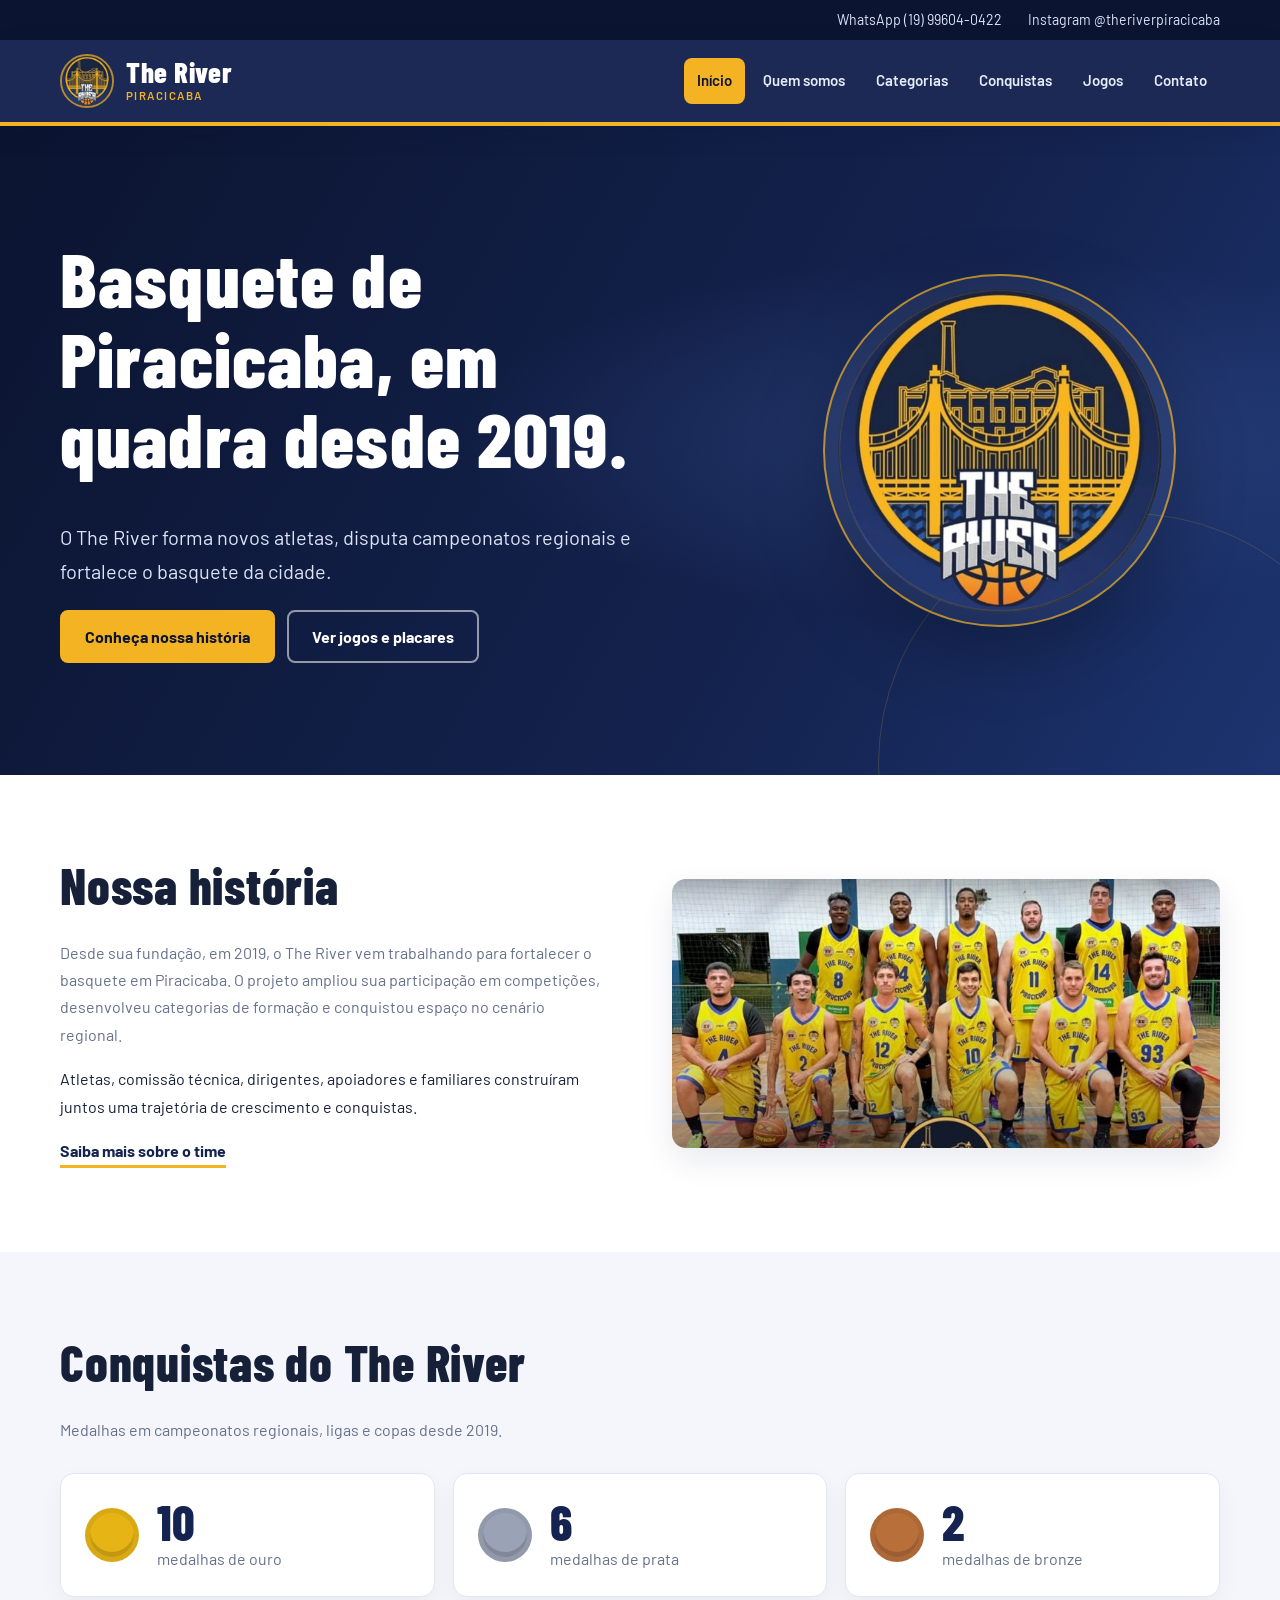
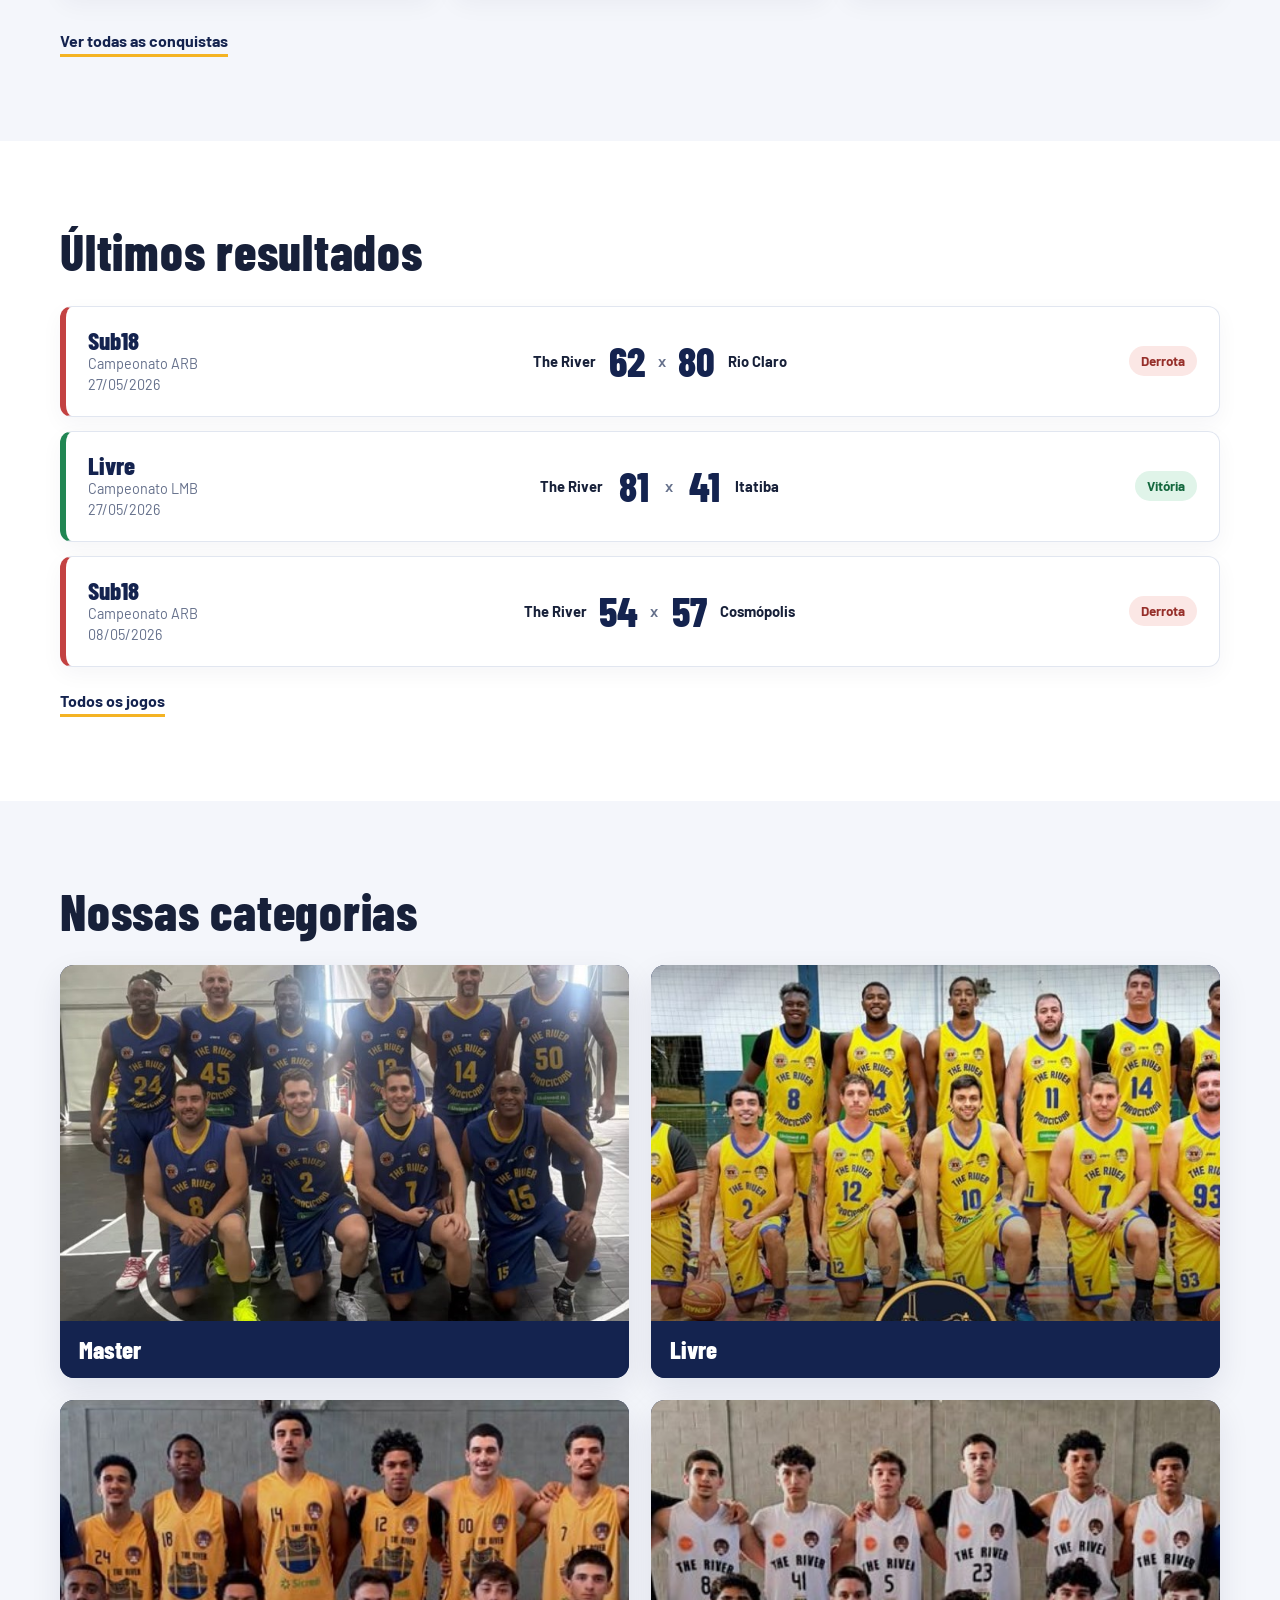
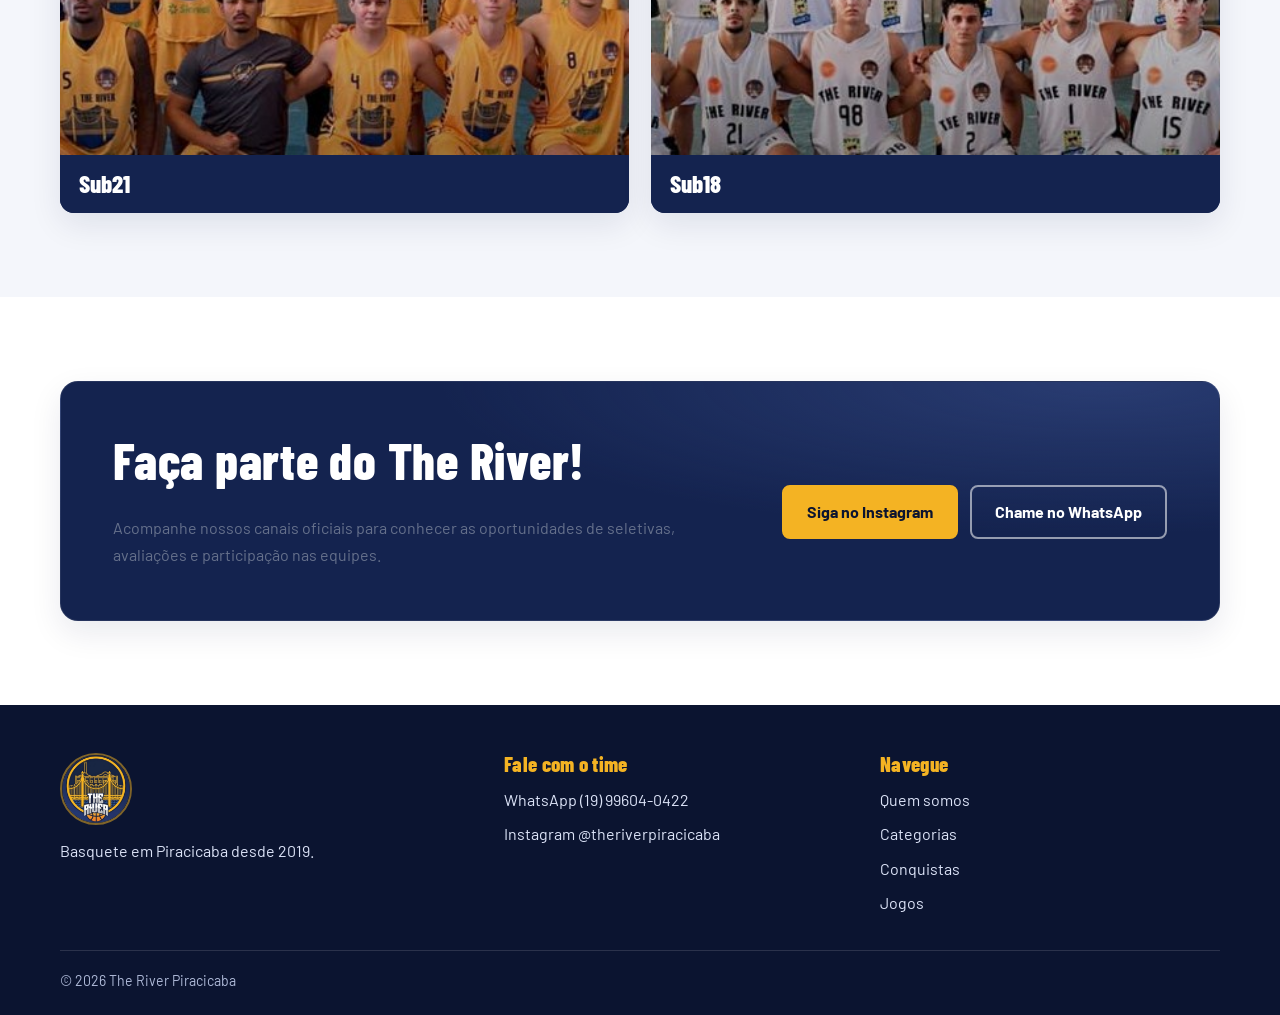
<file: index.html>
<!doctype html>
<!DOCTYPE html>
<html lang="pt-BR">
 <head>
  <meta charset="utf-8"/>
  <meta content="width=device-width,initial-scale=1" name="viewport"/>
  <title>
   In&iacute;cio | The River Piracicaba
  </title>
  <meta content="The River, time de basquete de Piracicaba. Hist&oacute;ria, categorias, conquistas e jogos." name="description"/>
  <link href="img/favicon.png" rel="icon"/>
  <link href="https://fonts.googleapis.com" rel="preconnect"/>
  <link crossorigin="" href="https://fonts.gstatic.com" rel="preconnect"/>
  <link href="https://fonts.googleapis.com/css2?family=Barlow+Condensed:wght@600;800&amp;family=Barlow:wght@400;500;600&amp;display=swap" rel="stylesheet"/>
  <link href="css/style.css" rel="stylesheet"/>
  <meta content="#101b3d" name="theme-color"/>
 </head>
 <body>
  <div class="topbar">
   <div class="wrap">
    <a href="https://wa.me/5519996040422" rel="noopener noreferrer" target="_blank">
     WhatsApp (19) 99604-0422
    </a>
    <a href="https://www.instagram.com/theriverpiracicaba" rel="noopener noreferrer" target="_blank">
     Instagram @theriverpiracicaba
    </a>
   </div>
  </div>
  <header class="top">
   <div class="wrap">
    <a aria-label="The River, p&aacute;gina inicial" class="brand" href="index.html">
     <img alt="" height="56" src="img/logo.png" width="56"/>
     <span>
      The River
      <small>
       Piracicaba
      </small>
     </span>
    </a>
    <button aria-controls="nav" aria-expanded="false" aria-label="Abrir menu" class="hamb" type="button">
     Menu
    </button>
    <nav id="nav">
     <a aria-current="page" class="ativo" href="index.html">
      In&iacute;cio
     </a>
     <a href="quem-somos.html">
      Quem somos
     </a>
     <a href="categorias.html">
      Categorias
     </a>
     <a href="conquistas.html">
      Conquistas
     </a>
     <a href="jogos.html">
      Jogos
     </a>
     <a href="contato.html">
      Contato
     </a>
    </nav>
   </div>
  </header>
  <main>
   <section class="hero">
    <div class="wrap">
     <div>
      <h1>
       Basquete de Piracicaba, em quadra desde 2019.
      </h1>
      <p>
       O The River forma novos atletas, disputa campeonatos regionais e fortalece o basquete da cidade.
      </p>
      <div class="acoes">
       <a class="btn" href="quem-somos.html">
        Conhe&ccedil;a nossa hist&oacute;ria
       </a>
       <a class="btn vazado" href="jogos.html">
        Ver jogos e placares
       </a>
      </div>
     </div>
     <div class="escudo">
      <img alt="Escudo do The River" src="img/logo.png"/>
     </div>
    </div>
   </section>
   <section class="bloco">
    <div class="wrap duas">
     <div>
      <h2>
       Nossa hist&oacute;ria
      </h2>
      <p>
       Desde sua funda&ccedil;&atilde;o, em 2019, o The River vem trabalhando para fortalecer o basquete em Piracicaba. O projeto ampliou sua participa&ccedil;&atilde;o em competi&ccedil;&otilde;es, desenvolveu categorias de forma&ccedil;&atilde;o e conquistou espa&ccedil;o no cen&aacute;rio regional.
      </p>
      <p>
       Atletas, comiss&atilde;o t&eacute;cnica, dirigentes, apoiadores e familiares constru&iacute;ram juntos uma trajet&oacute;ria de crescimento e conquistas.
      </p>
      <a class="link-seta" href="quem-somos.html">
       Saiba mais sobre o time
      </a>
     </div>
     <img alt="Equipe Livre do The River, campe&atilde; do Torneio de F&eacute;rias" src="img/livre.jpg"/>
    </div>
   </section>
   <section class="bloco cinza">
    <div class="wrap">
     <h2>
      Conquistas do The River
     </h2>
     <p>
      Medalhas em campeonatos regionais, ligas e copas desde 2019.
     </p>
     <div class="medalhas">
      <div class="medalha">
       <i class="disco d-ouro">
       </i>
       <div>
        <b>
         10
        </b>
        <span>
         medalhas de ouro
        </span>
       </div>
      </div>
      <div class="medalha">
       <i class="disco d-prata">
       </i>
       <div>
        <b>
         6
        </b>
        <span>
         medalhas de prata
        </span>
       </div>
      </div>
      <div class="medalha">
       <i class="disco d-bronze">
       </i>
       <div>
        <b>
         2
        </b>
        <span>
         medalhas de bronze
        </span>
       </div>
      </div>
     </div>
     <a class="link-seta" href="conquistas.html">
      Ver todas as conquistas
     </a>
    </div>
   </section>
   <section class="bloco">
    <div class="wrap">
     <h2>
      &Uacute;ltimos resultados
     </h2>
     <div class="lista-jogos" id="ultimos-jogos">
      <p>
       Carregando resultados...
      </p>
     </div>
     <p style="margin-top:20px">
      <a class="link-seta" href="jogos.html">
       Todos os jogos
      </a>
     </p>
    </div>
   </section>
   <section class="bloco cinza">
    <div class="wrap">
     <h2>
      Nossas categorias
     </h2>
     <div class="fotos">
      <figure class="foto">
       <img alt="Equipe Master do The River" loading="lazy" src="img/master.jpg"/>
       <figcaption>
        Master
       </figcaption>
      </figure>
      <figure class="foto">
       <img alt="Equipe Livre do The River" loading="lazy" src="img/livre.jpg"/>
       <figcaption>
        Livre
       </figcaption>
      </figure>
      <figure class="foto">
       <img alt="Equipe Sub21 do The River" loading="lazy" src="img/sub21.jpg"/>
       <figcaption>
        Sub21
       </figcaption>
      </figure>
      <figure class="foto">
       <img alt="Equipe Sub18 do The River" loading="lazy" src="img/sub18.jpg"/>
       <figcaption>
        Sub18
       </figcaption>
      </figure>
     </div>
    </div>
   </section>
   <section class="bloco">
    <div class="wrap">
     <div class="chamada">
      <div>
       <h2>
        Fa&ccedil;a parte do The River!
       </h2>
       <p>
        Acompanhe nossos canais oficiais para conhecer as oportunidades de seletivas, avalia&ccedil;&otilde;es e participa&ccedil;&atilde;o nas equipes.
       </p>
      </div>
      <div class="acoes">
       <a class="btn" href="https://www.instagram.com/theriverpiracicaba" rel="noopener noreferrer" target="_blank">
        Siga no Instagram
       </a>
       <a class="btn vazado" href="https://wa.me/5519996040422" rel="noopener noreferrer" target="_blank">
        Chame no WhatsApp
       </a>
      </div>
     </div>
    </div>
   </section>
  </main>
  <footer>
   <div class="wrap grade">
    <div>
     <img alt="The River" height="72" src="img/logo.png" width="72"/>
     <p>
      Basquete em Piracicaba desde 2019.
     </p>
    </div>
    <div>
     <h4>
      Fale com o time
     </h4>
     <p>
      <a href="https://wa.me/5519996040422" rel="noopener noreferrer" target="_blank">
       WhatsApp (19) 99604-0422
      </a>
     </p>
     <p>
      <a href="https://www.instagram.com/theriverpiracicaba" rel="noopener noreferrer" target="_blank">
       Instagram @theriverpiracicaba
      </a>
     </p>
    </div>
    <div>
     <h4>
      Navegue
     </h4>
     <p>
      <a href="quem-somos.html">
       Quem somos
      </a>
     </p>
     <p>
      <a href="categorias.html">
       Categorias
      </a>
     </p>
     <p>
      <a href="conquistas.html">
       Conquistas
      </a>
     </p>
     <p>
      <a href="jogos.html">
       Jogos
      </a>
     </p>
    </div>
   </div>
   <div class="wrap copy">
    &copy; 2026 The River Piracicaba
   </div>
  </footer>
  <script src="js/script.js">
  </script>
 </body>
</html>
</file>
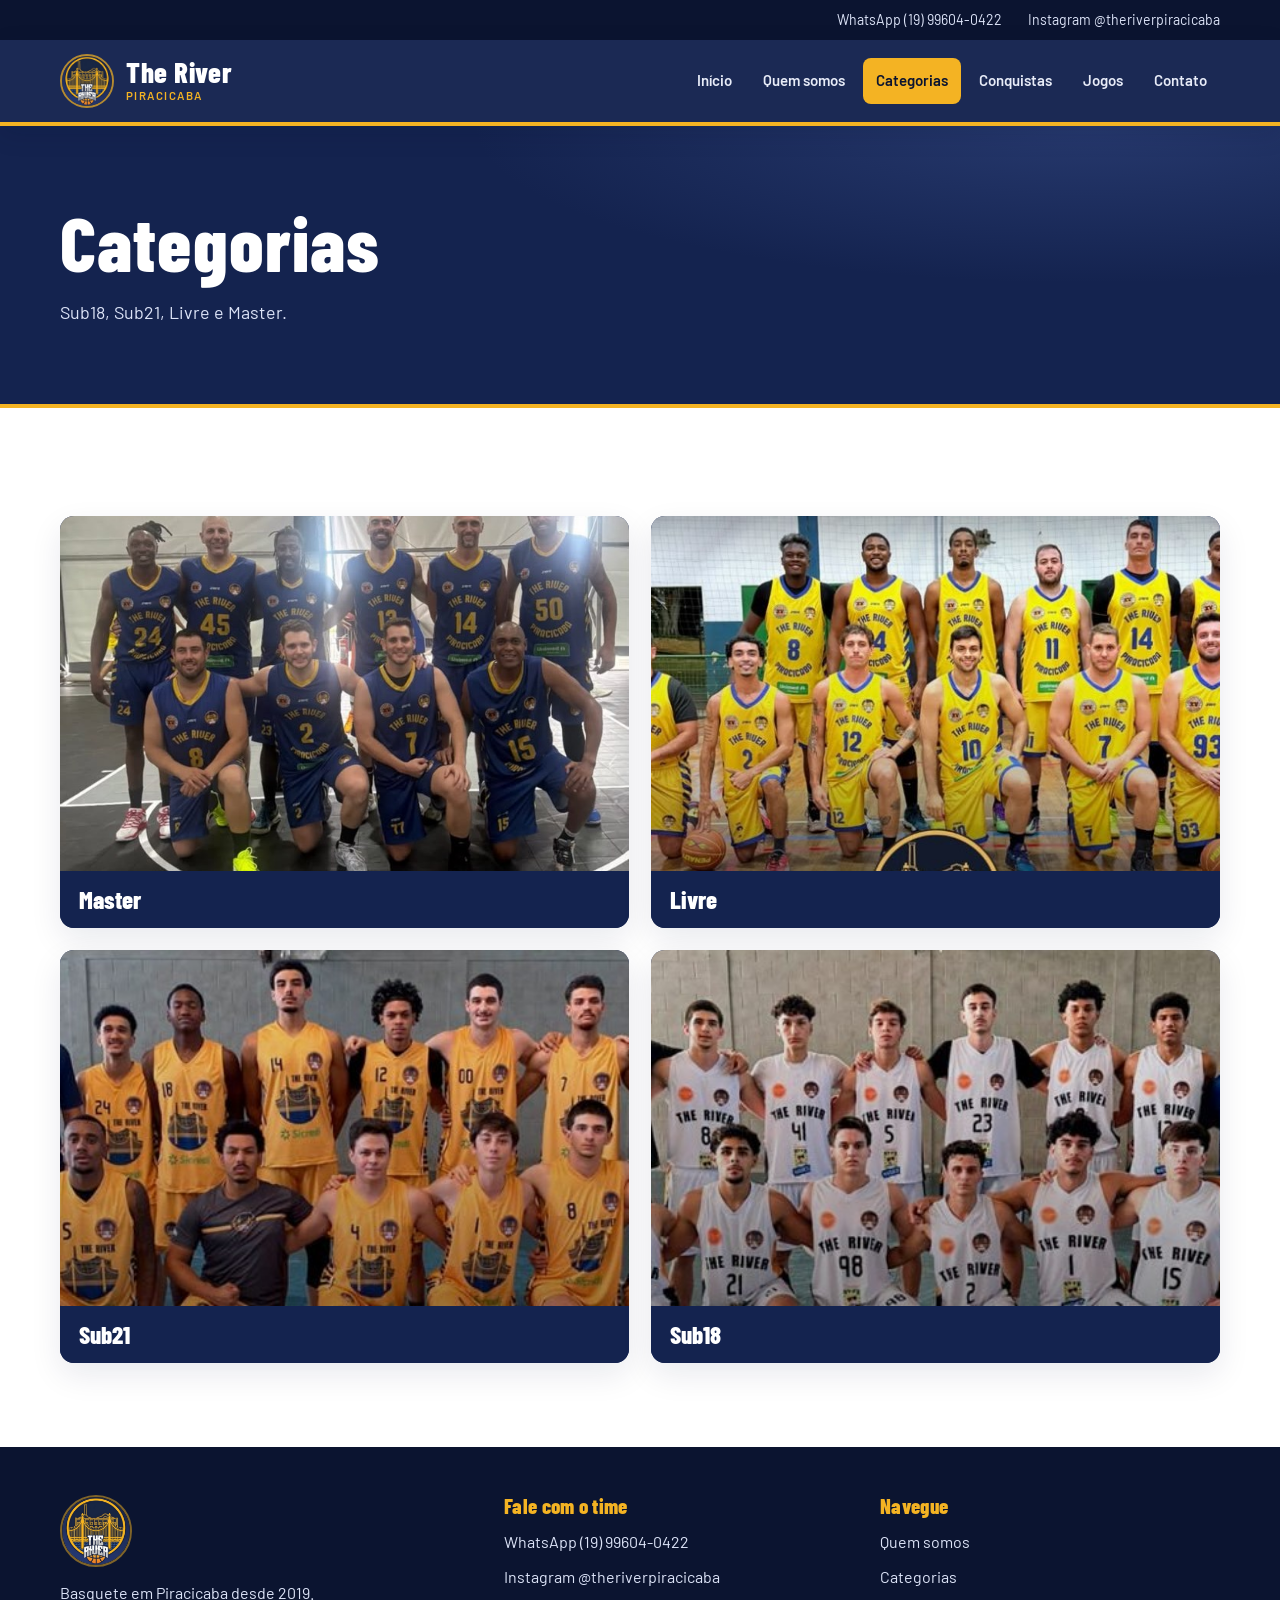
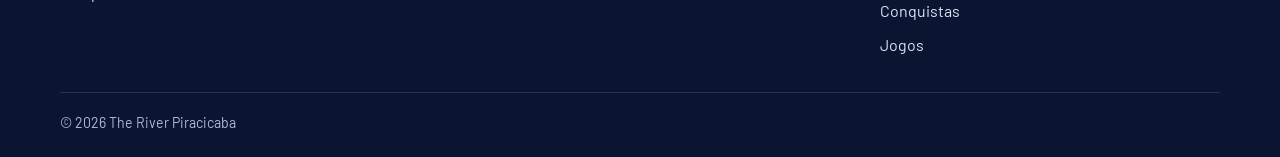
<file: categorias.html>
<!doctype html>
<!DOCTYPE html>
<html lang="pt-BR">
 <head>
  <meta charset="utf-8"/>
  <meta content="width=device-width,initial-scale=1" name="viewport"/>
  <title>
   Categorias | The River Piracicaba
  </title>
  <meta content="The River, time de basquete de Piracicaba. Hist&oacute;ria, categorias, conquistas e jogos." name="description"/>
  <link href="img/favicon.png" rel="icon"/>
  <link href="https://fonts.googleapis.com" rel="preconnect"/>
  <link crossorigin="" href="https://fonts.gstatic.com" rel="preconnect"/>
  <link href="https://fonts.googleapis.com/css2?family=Barlow+Condensed:wght@600;800&amp;family=Barlow:wght@400;500;600&amp;display=swap" rel="stylesheet"/>
  <link href="css/style.css" rel="stylesheet"/>
  <meta content="#101b3d" name="theme-color"/>
 </head>
 <body>
  <div class="topbar">
   <div class="wrap">
    <a href="https://wa.me/5519996040422" rel="noopener noreferrer" target="_blank">
     WhatsApp (19) 99604-0422
    </a>
    <a href="https://www.instagram.com/theriverpiracicaba" rel="noopener noreferrer" target="_blank">
     Instagram @theriverpiracicaba
    </a>
   </div>
  </div>
  <header class="top">
   <div class="wrap">
    <a aria-label="The River, p&aacute;gina inicial" class="brand" href="index.html">
     <img alt="" height="56" src="img/logo.png" width="56"/>
     <span>
      The River
      <small>
       Piracicaba
      </small>
     </span>
    </a>
    <button aria-controls="nav" aria-expanded="false" aria-label="Abrir menu" class="hamb" type="button">
     Menu
    </button>
    <nav id="nav">
     <a href="index.html">
      In&iacute;cio
     </a>
     <a href="quem-somos.html">
      Quem somos
     </a>
     <a aria-current="page" class="ativo" href="categorias.html">
      Categorias
     </a>
     <a href="conquistas.html">
      Conquistas
     </a>
     <a href="jogos.html">
      Jogos
     </a>
     <a href="contato.html">
      Contato
     </a>
    </nav>
   </div>
  </header>
  <main>
   <div class="titulo-pg">
    <div class="wrap">
     <h1>
      Categorias
     </h1>
     <p>
      Sub18, Sub21, Livre e Master.
     </p>
    </div>
   </div>
   <section class="bloco">
    <div class="wrap">
     <div class="fotos">
      <figure class="foto">
       <img alt="Equipe Master do The River" loading="lazy" src="img/master.jpg"/>
       <figcaption>
        Master
       </figcaption>
      </figure>
      <figure class="foto">
       <img alt="Equipe Livre do The River" loading="lazy" src="img/livre.jpg"/>
       <figcaption>
        Livre
       </figcaption>
      </figure>
      <figure class="foto">
       <img alt="Equipe Sub21 do The River" loading="lazy" src="img/sub21.jpg"/>
       <figcaption>
        Sub21
       </figcaption>
      </figure>
      <figure class="foto">
       <img alt="Equipe Sub18 do The River" loading="lazy" src="img/sub18.jpg"/>
       <figcaption>
        Sub18
       </figcaption>
      </figure>
     </div>
    </div>
   </section>
  </main>
  <footer>
   <div class="wrap grade">
    <div>
     <img alt="The River" height="72" src="img/logo.png" width="72"/>
     <p>
      Basquete em Piracicaba desde 2019.
     </p>
    </div>
    <div>
     <h4>
      Fale com o time
     </h4>
     <p>
      <a href="https://wa.me/5519996040422" rel="noopener noreferrer" target="_blank">
       WhatsApp (19) 99604-0422
      </a>
     </p>
     <p>
      <a href="https://www.instagram.com/theriverpiracicaba" rel="noopener noreferrer" target="_blank">
       Instagram @theriverpiracicaba
      </a>
     </p>
    </div>
    <div>
     <h4>
      Navegue
     </h4>
     <p>
      <a href="quem-somos.html">
       Quem somos
      </a>
     </p>
     <p>
      <a href="categorias.html">
       Categorias
      </a>
     </p>
     <p>
      <a href="conquistas.html">
       Conquistas
      </a>
     </p>
     <p>
      <a href="jogos.html">
       Jogos
      </a>
     </p>
    </div>
   </div>
   <div class="wrap copy">
    &copy; 2026 The River Piracicaba
   </div>
  </footer>
  <script src="js/script.js">
  </script>
 </body>
</html>
</file>
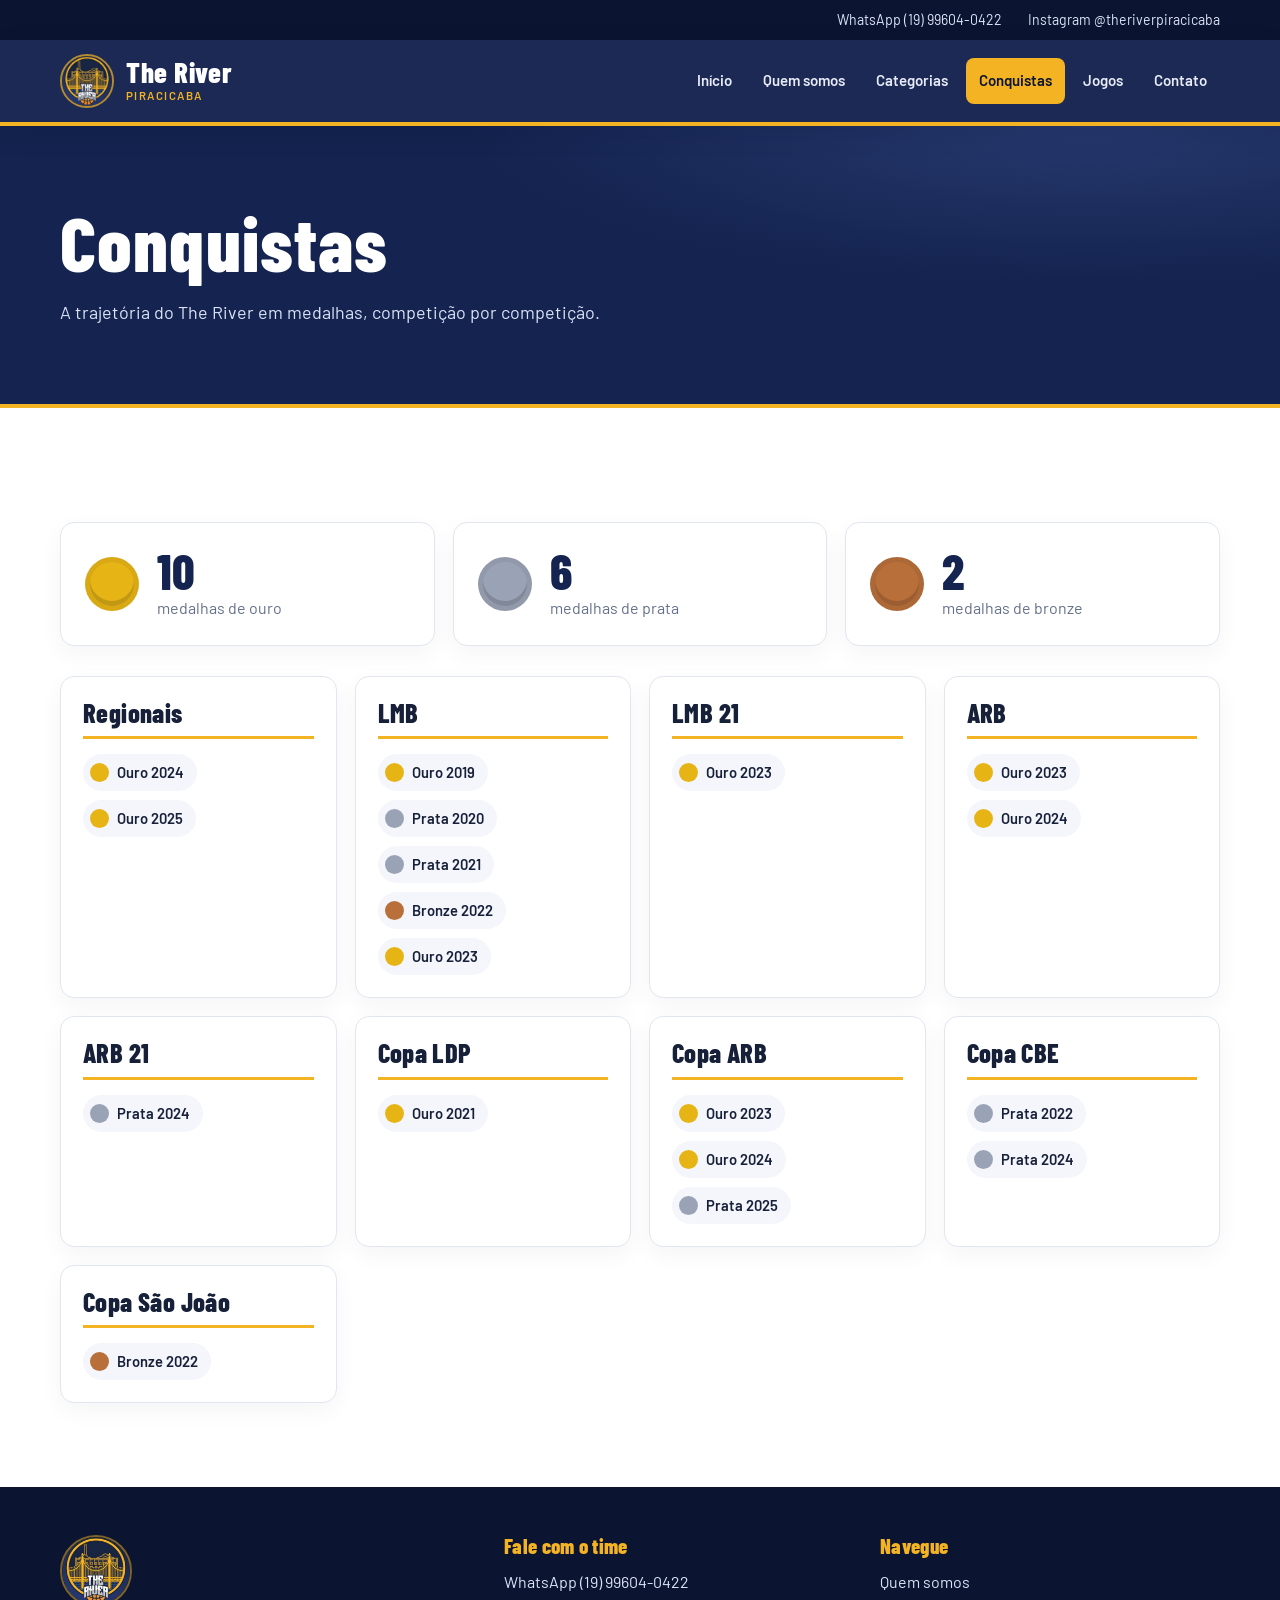
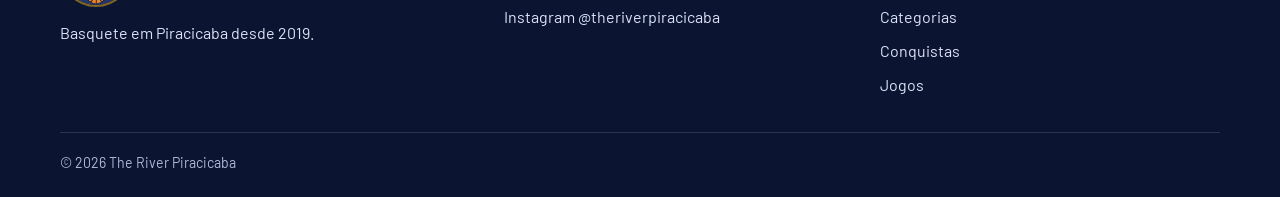
<file: conquistas.html>
<!doctype html>
<!DOCTYPE html>
<html lang="pt-BR">
 <head>
  <meta charset="utf-8"/>
  <meta content="width=device-width,initial-scale=1" name="viewport"/>
  <title>
   Conquistas | The River Piracicaba
  </title>
  <meta content="The River, time de basquete de Piracicaba. Hist&oacute;ria, categorias, conquistas e jogos." name="description"/>
  <link href="img/favicon.png" rel="icon"/>
  <link href="https://fonts.googleapis.com" rel="preconnect"/>
  <link crossorigin="" href="https://fonts.gstatic.com" rel="preconnect"/>
  <link href="https://fonts.googleapis.com/css2?family=Barlow+Condensed:wght@600;800&amp;family=Barlow:wght@400;500;600&amp;display=swap" rel="stylesheet"/>
  <link href="css/style.css" rel="stylesheet"/>
  <meta content="#101b3d" name="theme-color"/>
 </head>
 <body>
  <div class="topbar">
   <div class="wrap">
    <a href="https://wa.me/5519996040422" rel="noopener noreferrer" target="_blank">
     WhatsApp (19) 99604-0422
    </a>
    <a href="https://www.instagram.com/theriverpiracicaba" rel="noopener noreferrer" target="_blank">
     Instagram @theriverpiracicaba
    </a>
   </div>
  </div>
  <header class="top">
   <div class="wrap">
    <a aria-label="The River, p&aacute;gina inicial" class="brand" href="index.html">
     <img alt="" height="56" src="img/logo.png" width="56"/>
     <span>
      The River
      <small>
       Piracicaba
      </small>
     </span>
    </a>
    <button aria-controls="nav" aria-expanded="false" aria-label="Abrir menu" class="hamb" type="button">
     Menu
    </button>
    <nav id="nav">
     <a href="index.html">
      In&iacute;cio
     </a>
     <a href="quem-somos.html">
      Quem somos
     </a>
     <a href="categorias.html">
      Categorias
     </a>
     <a aria-current="page" class="ativo" href="conquistas.html">
      Conquistas
     </a>
     <a href="jogos.html">
      Jogos
     </a>
     <a href="contato.html">
      Contato
     </a>
    </nav>
   </div>
  </header>
  <main>
   <div class="titulo-pg">
    <div class="wrap">
     <h1>
      Conquistas
     </h1>
     <p>
      A trajet&oacute;ria do The River em medalhas, competi&ccedil;&atilde;o por competi&ccedil;&atilde;o.
     </p>
    </div>
   </div>
   <section class="bloco">
    <div class="wrap">
     <div class="medalhas">
      <div class="medalha">
       <i class="disco d-ouro">
       </i>
       <div>
        <b>
         10
        </b>
        <span>
         medalhas de ouro
        </span>
       </div>
      </div>
      <div class="medalha">
       <i class="disco d-prata">
       </i>
       <div>
        <b>
         6
        </b>
        <span>
         medalhas de prata
        </span>
       </div>
      </div>
      <div class="medalha">
       <i class="disco d-bronze">
       </i>
       <div>
        <b>
         2
        </b>
        <span>
         medalhas de bronze
        </span>
       </div>
      </div>
     </div>
     <div class="comp">
      <article>
       <h3>
        Regionais
       </h3>
       <div class="chips">
        <span class="chip">
         <i class="d-ouro">
         </i>
         Ouro 2024
        </span>
        <span class="chip">
         <i class="d-ouro">
         </i>
         Ouro 2025
        </span>
       </div>
      </article>
      <article>
       <h3>
        LMB
       </h3>
       <div class="chips">
        <span class="chip">
         <i class="d-ouro">
         </i>
         Ouro 2019
        </span>
        <span class="chip">
         <i class="d-prata">
         </i>
         Prata 2020
        </span>
        <span class="chip">
         <i class="d-prata">
         </i>
         Prata 2021
        </span>
        <span class="chip">
         <i class="d-bronze">
         </i>
         Bronze 2022
        </span>
        <span class="chip">
         <i class="d-ouro">
         </i>
         Ouro 2023
        </span>
       </div>
      </article>
      <article>
       <h3>
        LMB 21
       </h3>
       <div class="chips">
        <span class="chip">
         <i class="d-ouro">
         </i>
         Ouro 2023
        </span>
       </div>
      </article>
      <article>
       <h3>
        ARB
       </h3>
       <div class="chips">
        <span class="chip">
         <i class="d-ouro">
         </i>
         Ouro 2023
        </span>
        <span class="chip">
         <i class="d-ouro">
         </i>
         Ouro 2024
        </span>
       </div>
      </article>
      <article>
       <h3>
        ARB 21
       </h3>
       <div class="chips">
        <span class="chip">
         <i class="d-prata">
         </i>
         Prata 2024
        </span>
       </div>
      </article>
      <article>
       <h3>
        Copa LDP
       </h3>
       <div class="chips">
        <span class="chip">
         <i class="d-ouro">
         </i>
         Ouro 2021
        </span>
       </div>
      </article>
      <article>
       <h3>
        Copa ARB
       </h3>
       <div class="chips">
        <span class="chip">
         <i class="d-ouro">
         </i>
         Ouro 2023
        </span>
        <span class="chip">
         <i class="d-ouro">
         </i>
         Ouro 2024
        </span>
        <span class="chip">
         <i class="d-prata">
         </i>
         Prata 2025
        </span>
       </div>
      </article>
      <article>
       <h3>
        Copa CBE
       </h3>
       <div class="chips">
        <span class="chip">
         <i class="d-prata">
         </i>
         Prata 2022
        </span>
        <span class="chip">
         <i class="d-prata">
         </i>
         Prata 2024
        </span>
       </div>
      </article>
      <article>
       <h3>
        Copa S&atilde;o Jo&atilde;o
       </h3>
       <div class="chips">
        <span class="chip">
         <i class="d-bronze">
         </i>
         Bronze 2022
        </span>
       </div>
      </article>
     </div>
    </div>
   </section>
  </main>
  <footer>
   <div class="wrap grade">
    <div>
     <img alt="The River" height="72" src="img/logo.png" width="72"/>
     <p>
      Basquete em Piracicaba desde 2019.
     </p>
    </div>
    <div>
     <h4>
      Fale com o time
     </h4>
     <p>
      <a href="https://wa.me/5519996040422" rel="noopener noreferrer" target="_blank">
       WhatsApp (19) 99604-0422
      </a>
     </p>
     <p>
      <a href="https://www.instagram.com/theriverpiracicaba" rel="noopener noreferrer" target="_blank">
       Instagram @theriverpiracicaba
      </a>
     </p>
    </div>
    <div>
     <h4>
      Navegue
     </h4>
     <p>
      <a href="quem-somos.html">
       Quem somos
      </a>
     </p>
     <p>
      <a href="categorias.html">
       Categorias
      </a>
     </p>
     <p>
      <a href="conquistas.html">
       Conquistas
      </a>
     </p>
     <p>
      <a href="jogos.html">
       Jogos
      </a>
     </p>
    </div>
   </div>
   <div class="wrap copy">
    &copy; 2026 The River Piracicaba
   </div>
  </footer>
  <script src="js/script.js">
  </script>
 </body>
</html>
</file>
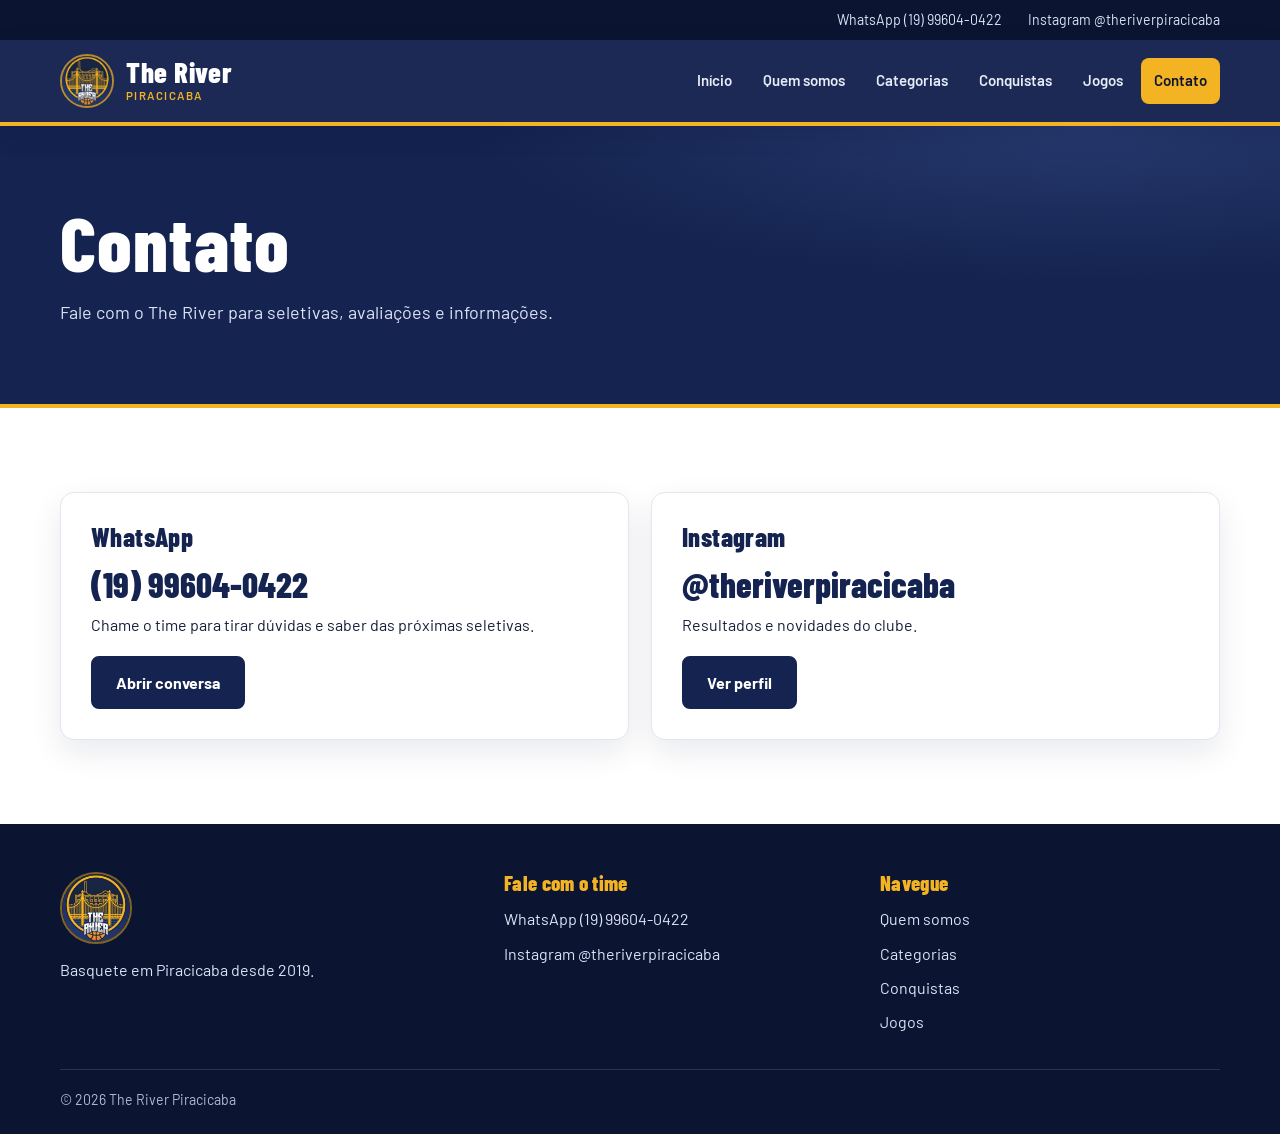
<file: contato.html>
<!doctype html>
<!DOCTYPE html>
<html lang="pt-BR">
 <head>
  <meta charset="utf-8"/>
  <meta content="width=device-width,initial-scale=1" name="viewport"/>
  <title>
   Contato | The River Piracicaba
  </title>
  <meta content="The River, time de basquete de Piracicaba. Hist&oacute;ria, categorias, conquistas e jogos." name="description"/>
  <link href="img/favicon.png" rel="icon"/>
  <link href="https://fonts.googleapis.com" rel="preconnect"/>
  <link crossorigin="" href="https://fonts.gstatic.com" rel="preconnect"/>
  <link href="https://fonts.googleapis.com/css2?family=Barlow+Condensed:wght@600;800&amp;family=Barlow:wght@400;500;600&amp;display=swap" rel="stylesheet"/>
  <link href="css/style.css" rel="stylesheet"/>
  <meta content="#101b3d" name="theme-color"/>
 </head>
 <body>
  <div class="topbar">
   <div class="wrap">
    <a href="https://wa.me/5519996040422" rel="noopener noreferrer" target="_blank">
     WhatsApp (19) 99604-0422
    </a>
    <a href="https://www.instagram.com/theriverpiracicaba" rel="noopener noreferrer" target="_blank">
     Instagram @theriverpiracicaba
    </a>
   </div>
  </div>
  <header class="top">
   <div class="wrap">
    <a aria-label="The River, p&aacute;gina inicial" class="brand" href="index.html">
     <img alt="" height="56" src="img/logo.png" width="56"/>
     <span>
      The River
      <small>
       Piracicaba
      </small>
     </span>
    </a>
    <button aria-controls="nav" aria-expanded="false" aria-label="Abrir menu" class="hamb" type="button">
     Menu
    </button>
    <nav id="nav">
     <a href="index.html">
      In&iacute;cio
     </a>
     <a href="quem-somos.html">
      Quem somos
     </a>
     <a href="categorias.html">
      Categorias
     </a>
     <a href="conquistas.html">
      Conquistas
     </a>
     <a href="jogos.html">
      Jogos
     </a>
     <a aria-current="page" class="ativo" href="contato.html">
      Contato
     </a>
    </nav>
   </div>
  </header>
  <main>
   <div class="titulo-pg">
    <div class="wrap">
     <h1>
      Contato
     </h1>
     <p>
      Fale com o The River para seletivas, avalia&ccedil;&otilde;es e informa&ccedil;&otilde;es.
     </p>
    </div>
   </div>
   <section class="bloco">
    <div class="wrap contatos">
     <div class="contato-card">
      <h3>
       WhatsApp
      </h3>
      <p class="fone">
       (19) 99604-0422
      </p>
      <p>
       Chame o time para tirar d&uacute;vidas e saber das pr&oacute;ximas seletivas.
      </p>
      <a class="btn escuro" href="https://wa.me/5519996040422" rel="noopener noreferrer" target="_blank">
       Abrir conversa
      </a>
     </div>
     <div class="contato-card">
      <h3>
       Instagram
      </h3>
      <p class="fone">
       @theriverpiracicaba
      </p>
      <p>
       Resultados e novidades do clube.
      </p>
      <a class="btn escuro" href="https://www.instagram.com/theriverpiracicaba" rel="noopener noreferrer" target="_blank">
       Ver perfil
      </a>
     </div>
    </div>
   </section>
  </main>
  <footer>
   <div class="wrap grade">
    <div>
     <img alt="The River" height="72" src="img/logo.png" width="72"/>
     <p>
      Basquete em Piracicaba desde 2019.
     </p>
    </div>
    <div>
     <h4>
      Fale com o time
     </h4>
     <p>
      <a href="https://wa.me/5519996040422" rel="noopener noreferrer" target="_blank">
       WhatsApp (19) 99604-0422
      </a>
     </p>
     <p>
      <a href="https://www.instagram.com/theriverpiracicaba" rel="noopener noreferrer" target="_blank">
       Instagram @theriverpiracicaba
      </a>
     </p>
    </div>
    <div>
     <h4>
      Navegue
     </h4>
     <p>
      <a href="quem-somos.html">
       Quem somos
      </a>
     </p>
     <p>
      <a href="categorias.html">
       Categorias
      </a>
     </p>
     <p>
      <a href="conquistas.html">
       Conquistas
      </a>
     </p>
     <p>
      <a href="jogos.html">
       Jogos
      </a>
     </p>
    </div>
   </div>
   <div class="wrap copy">
    &copy; 2026 The River Piracicaba
   </div>
  </footer>
  <script src="js/script.js">
  </script>
 </body>
</html>
</file>
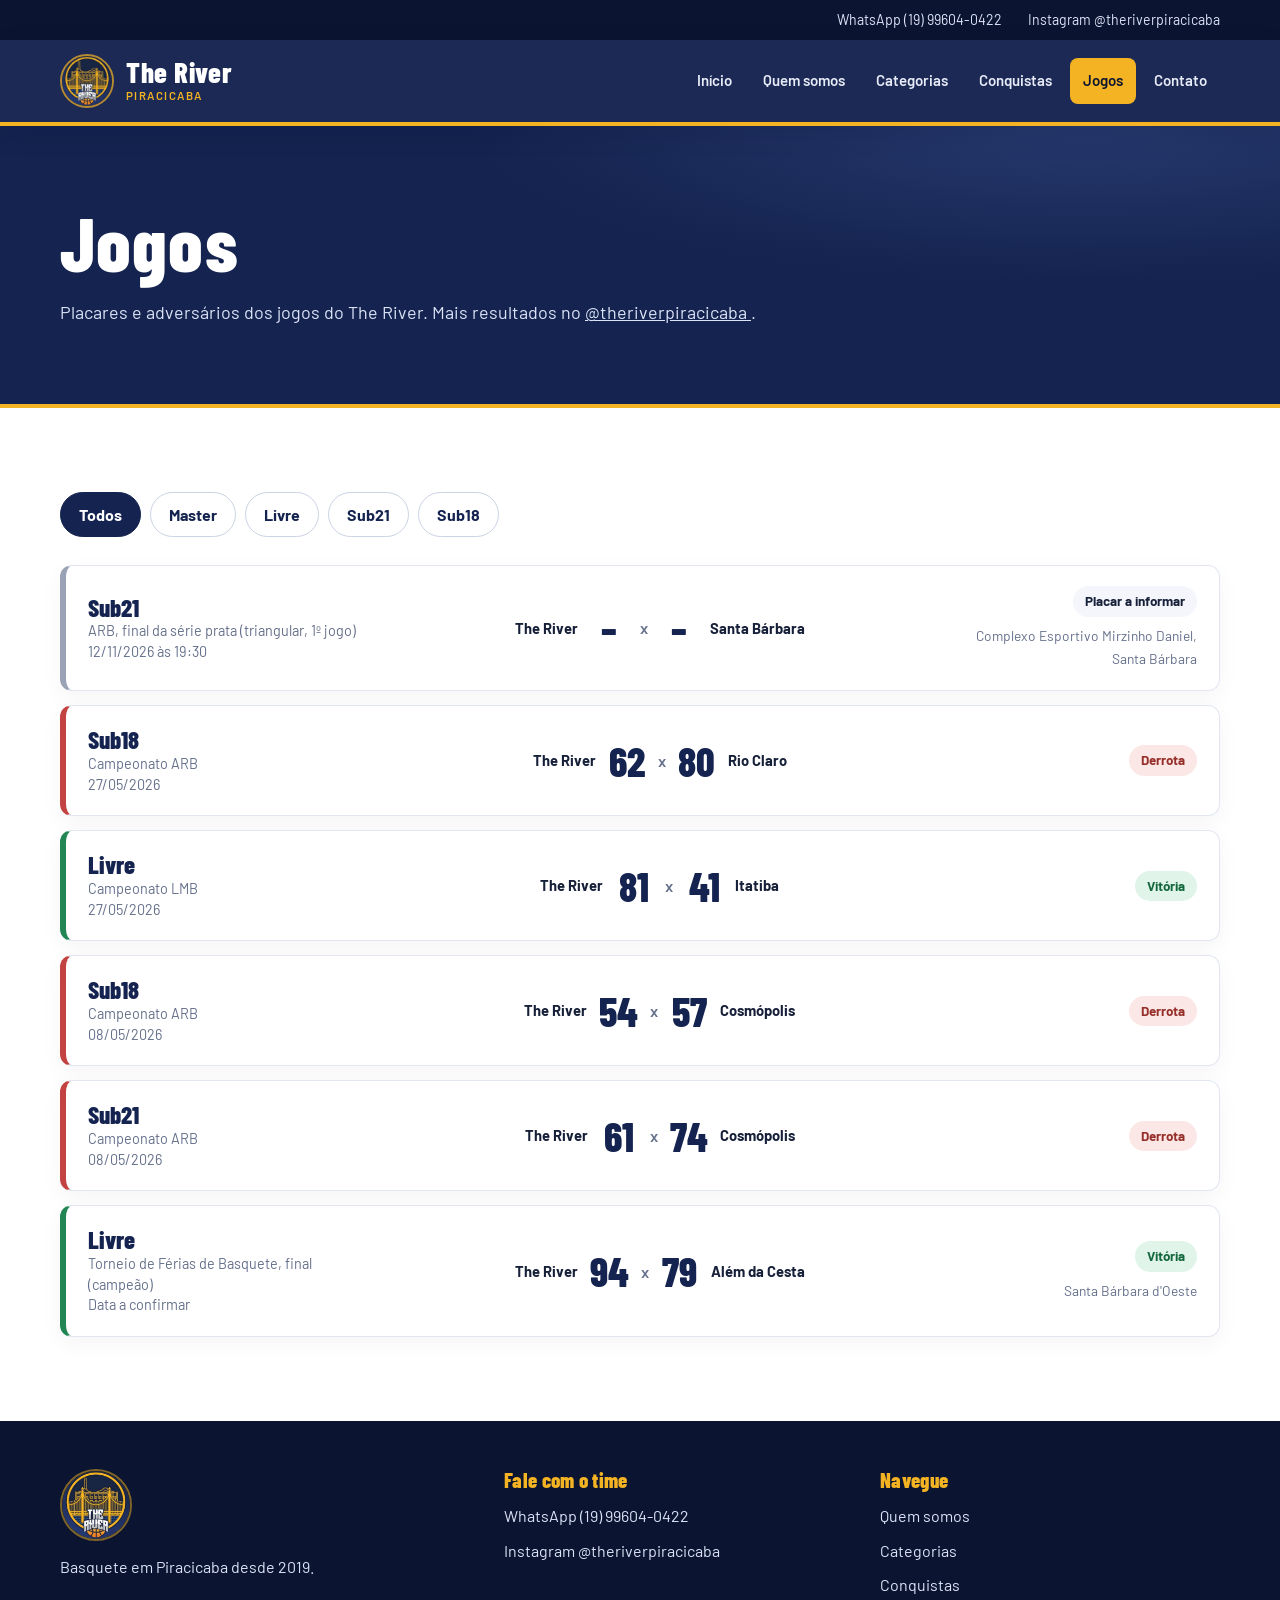
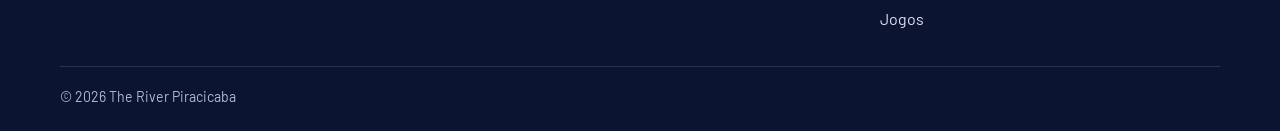
<file: jogos.html>
<!doctype html>
<!DOCTYPE html>
<html lang="pt-BR">
 <head>
  <meta charset="utf-8"/>
  <meta content="width=device-width,initial-scale=1" name="viewport"/>
  <title>
   Jogos | The River Piracicaba
  </title>
  <meta content="The River, time de basquete de Piracicaba. Hist&oacute;ria, categorias, conquistas e jogos." name="description"/>
  <link href="img/favicon.png" rel="icon"/>
  <link href="https://fonts.googleapis.com" rel="preconnect"/>
  <link crossorigin="" href="https://fonts.gstatic.com" rel="preconnect"/>
  <link href="https://fonts.googleapis.com/css2?family=Barlow+Condensed:wght@600;800&amp;family=Barlow:wght@400;500;600&amp;display=swap" rel="stylesheet"/>
  <link href="css/style.css" rel="stylesheet"/>
  <meta content="#101b3d" name="theme-color"/>
 </head>
 <body>
  <div class="topbar">
   <div class="wrap">
    <a href="https://wa.me/5519996040422" rel="noopener noreferrer" target="_blank">
     WhatsApp (19) 99604-0422
    </a>
    <a href="https://www.instagram.com/theriverpiracicaba" rel="noopener noreferrer" target="_blank">
     Instagram @theriverpiracicaba
    </a>
   </div>
  </div>
  <header class="top">
   <div class="wrap">
    <a aria-label="The River, p&aacute;gina inicial" class="brand" href="index.html">
     <img alt="" height="56" src="img/logo.png" width="56"/>
     <span>
      The River
      <small>
       Piracicaba
      </small>
     </span>
    </a>
    <button aria-controls="nav" aria-expanded="false" aria-label="Abrir menu" class="hamb" type="button">
     Menu
    </button>
    <nav id="nav">
     <a href="index.html">
      In&iacute;cio
     </a>
     <a href="quem-somos.html">
      Quem somos
     </a>
     <a href="categorias.html">
      Categorias
     </a>
     <a href="conquistas.html">
      Conquistas
     </a>
     <a aria-current="page" class="ativo" href="jogos.html">
      Jogos
     </a>
     <a href="contato.html">
      Contato
     </a>
    </nav>
   </div>
  </header>
  <main>
   <div class="titulo-pg">
    <div class="wrap">
     <h1>
      Jogos
     </h1>
     <p>
      Placares e advers&aacute;rios dos jogos do The River. Mais resultados no
      <a href="https://www.instagram.com/theriverpiracicaba" rel="noopener noreferrer" target="_blank">
       @theriverpiracicaba
      </a>
      .
     </p>
    </div>
   </div>
   <section class="bloco">
    <div class="wrap">
     <div class="filtros" id="filtros-jogos">
      <a class="ativo" data-cat="" href="#">
       Todos
      </a>
      <a data-cat="Master" href="#">
       Master
      </a>
      <a data-cat="Livre" href="#">
       Livre
      </a>
      <a data-cat="Sub21" href="#">
       Sub21
      </a>
      <a data-cat="Sub18" href="#">
       Sub18
      </a>
     </div>
     <div class="lista-jogos" id="lista-jogos">
      <p>
       Carregando jogos...
      </p>
     </div>
    </div>
   </section>
  </main>
  <footer>
   <div class="wrap grade">
    <div>
     <img alt="The River" height="72" src="img/logo.png" width="72"/>
     <p>
      Basquete em Piracicaba desde 2019.
     </p>
    </div>
    <div>
     <h4>
      Fale com o time
     </h4>
     <p>
      <a href="https://wa.me/5519996040422" rel="noopener noreferrer" target="_blank">
       WhatsApp (19) 99604-0422
      </a>
     </p>
     <p>
      <a href="https://www.instagram.com/theriverpiracicaba" rel="noopener noreferrer" target="_blank">
       Instagram @theriverpiracicaba
      </a>
     </p>
    </div>
    <div>
     <h4>
      Navegue
     </h4>
     <p>
      <a href="quem-somos.html">
       Quem somos
      </a>
     </p>
     <p>
      <a href="categorias.html">
       Categorias
      </a>
     </p>
     <p>
      <a href="conquistas.html">
       Conquistas
      </a>
     </p>
     <p>
      <a href="jogos.html">
       Jogos
      </a>
     </p>
    </div>
   </div>
   <div class="wrap copy">
    &copy; 2026 The River Piracicaba
   </div>
  </footer>
  <script src="js/script.js">
  </script>
 </body>
</html>
</file>
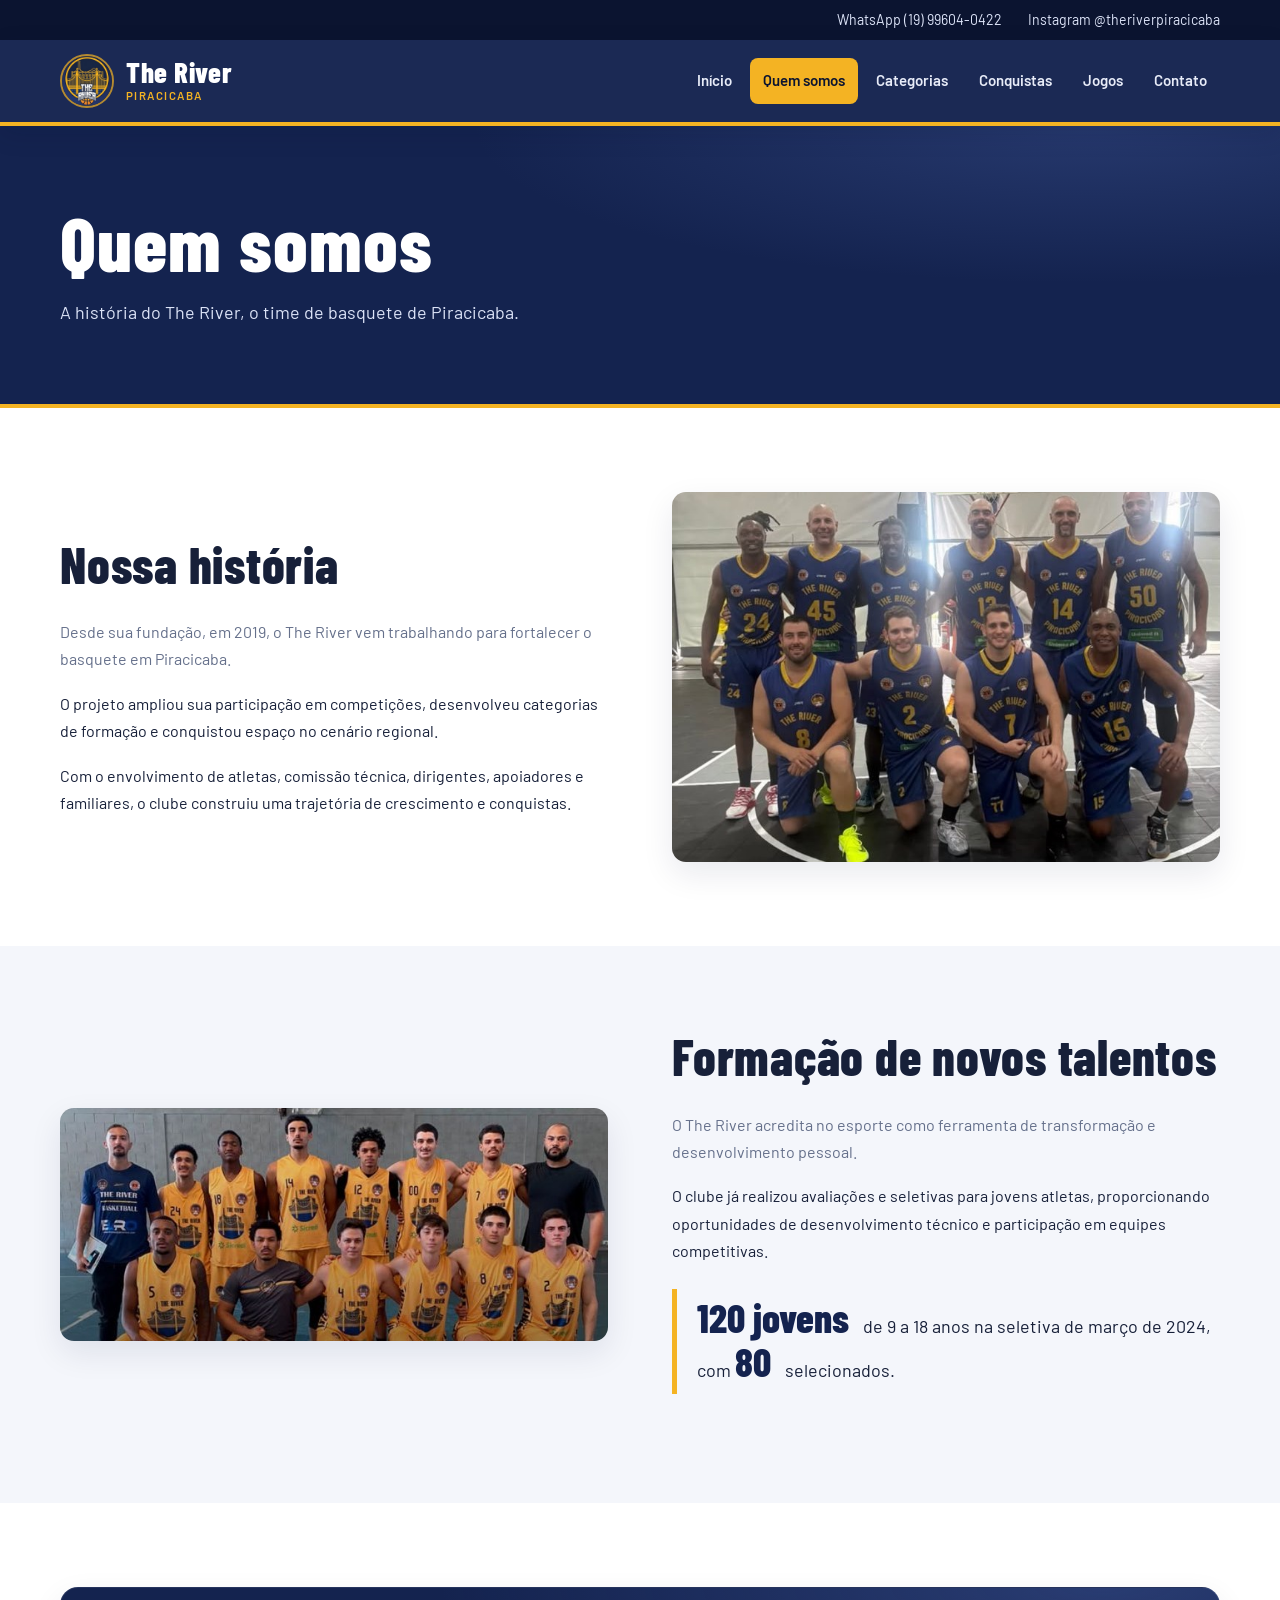
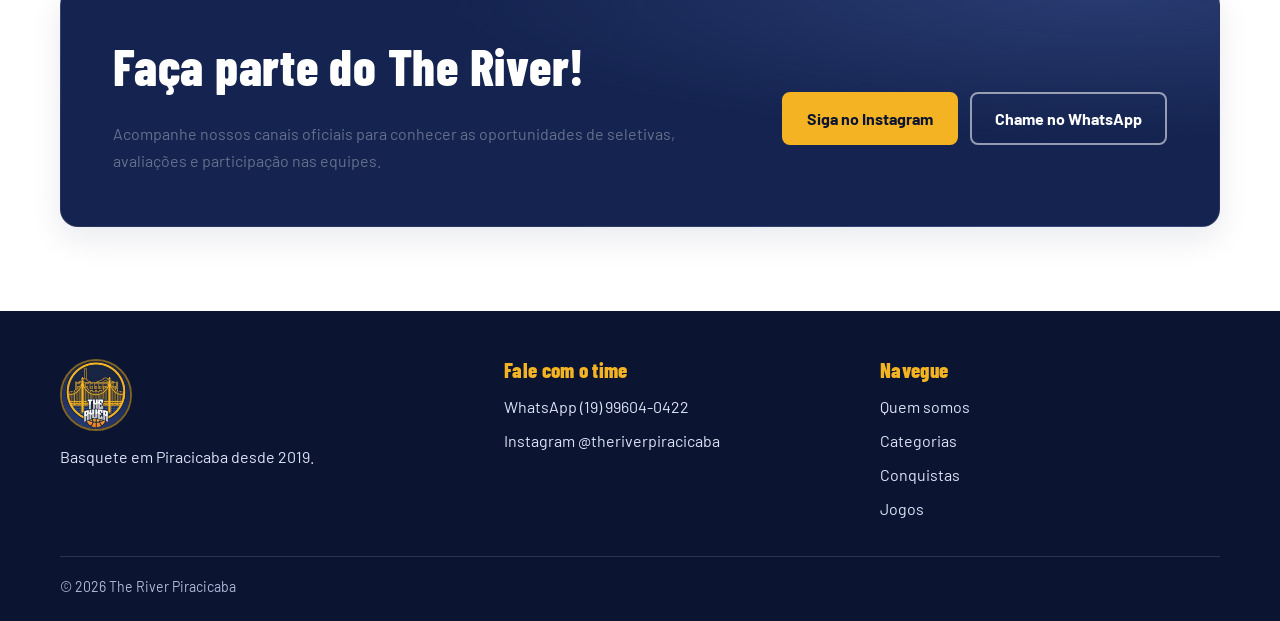
<file: quem-somos.html>
<!doctype html>
<!DOCTYPE html>
<html lang="pt-BR">
 <head>
  <meta charset="utf-8"/>
  <meta content="width=device-width,initial-scale=1" name="viewport"/>
  <title>
   Quem somos | The River Piracicaba
  </title>
  <meta content="The River, time de basquete de Piracicaba. Hist&oacute;ria, categorias, conquistas e jogos." name="description"/>
  <link href="img/favicon.png" rel="icon"/>
  <link href="https://fonts.googleapis.com" rel="preconnect"/>
  <link crossorigin="" href="https://fonts.gstatic.com" rel="preconnect"/>
  <link href="https://fonts.googleapis.com/css2?family=Barlow+Condensed:wght@600;800&amp;family=Barlow:wght@400;500;600&amp;display=swap" rel="stylesheet"/>
  <link href="css/style.css" rel="stylesheet"/>
  <meta content="#101b3d" name="theme-color"/>
 </head>
 <body>
  <div class="topbar">
   <div class="wrap">
    <a href="https://wa.me/5519996040422" rel="noopener noreferrer" target="_blank">
     WhatsApp (19) 99604-0422
    </a>
    <a href="https://www.instagram.com/theriverpiracicaba" rel="noopener noreferrer" target="_blank">
     Instagram @theriverpiracicaba
    </a>
   </div>
  </div>
  <header class="top">
   <div class="wrap">
    <a aria-label="The River, p&aacute;gina inicial" class="brand" href="index.html">
     <img alt="" height="56" src="img/logo.png" width="56"/>
     <span>
      The River
      <small>
       Piracicaba
      </small>
     </span>
    </a>
    <button aria-controls="nav" aria-expanded="false" aria-label="Abrir menu" class="hamb" type="button">
     Menu
    </button>
    <nav id="nav">
     <a href="index.html">
      In&iacute;cio
     </a>
     <a aria-current="page" class="ativo" href="quem-somos.html">
      Quem somos
     </a>
     <a href="categorias.html">
      Categorias
     </a>
     <a href="conquistas.html">
      Conquistas
     </a>
     <a href="jogos.html">
      Jogos
     </a>
     <a href="contato.html">
      Contato
     </a>
    </nav>
   </div>
  </header>
  <main>
   <div class="titulo-pg">
    <div class="wrap">
     <h1>
      Quem somos
     </h1>
     <p>
      A hist&oacute;ria do The River, o time de basquete de Piracicaba.
     </p>
    </div>
   </div>
   <section class="bloco">
    <div class="wrap duas">
     <div>
      <h2>
       Nossa hist&oacute;ria
      </h2>
      <p>
       Desde sua funda&ccedil;&atilde;o, em 2019, o The River vem trabalhando para fortalecer o basquete em Piracicaba.
      </p>
      <p>
       O projeto ampliou sua participa&ccedil;&atilde;o em competi&ccedil;&otilde;es, desenvolveu categorias de forma&ccedil;&atilde;o e conquistou espa&ccedil;o no cen&aacute;rio regional.
      </p>
      <p>
       Com o envolvimento de atletas, comiss&atilde;o t&eacute;cnica, dirigentes, apoiadores e familiares, o clube construiu uma trajet&oacute;ria de crescimento e conquistas.
      </p>
     </div>
     <img alt="Equipe Master do The River" loading="lazy" src="img/master.jpg"/>
    </div>
   </section>
   <section class="bloco cinza">
    <div class="wrap duas">
     <img alt="Equipe Sub21 do The River com a comiss&atilde;o t&eacute;cnica" loading="lazy" src="img/sub21.jpg"/>
     <div>
      <h2>
       Forma&ccedil;&atilde;o de novos talentos
      </h2>
      <p>
       O The River acredita no esporte como ferramenta de transforma&ccedil;&atilde;o e desenvolvimento pessoal.
      </p>
      <p>
       O clube j&aacute; realizou avalia&ccedil;&otilde;es e seletivas para jovens atletas, proporcionando oportunidades de desenvolvimento t&eacute;cnico e participa&ccedil;&atilde;o em equipes competitivas.
      </p>
      <div class="destaque">
       <b>
        120 jovens
       </b>
       de 9 a 18 anos na seletiva de mar&ccedil;o de 2024, com
       <b>
        80
       </b>
       selecionados.
      </div>
     </div>
    </div>
   </section>
   <section class="bloco">
    <div class="wrap">
     <div class="chamada">
      <div>
       <h2>
        Fa&ccedil;a parte do The River!
       </h2>
       <p>
        Acompanhe nossos canais oficiais para conhecer as oportunidades de seletivas, avalia&ccedil;&otilde;es e participa&ccedil;&atilde;o nas equipes.
       </p>
      </div>
      <div class="acoes">
       <a class="btn" href="https://www.instagram.com/theriverpiracicaba" rel="noopener noreferrer" target="_blank">
        Siga no Instagram
       </a>
       <a class="btn vazado" href="https://wa.me/5519996040422" rel="noopener noreferrer" target="_blank">
        Chame no WhatsApp
       </a>
      </div>
     </div>
    </div>
   </section>
  </main>
  <footer>
   <div class="wrap grade">
    <div>
     <img alt="The River" height="72" src="img/logo.png" width="72"/>
     <p>
      Basquete em Piracicaba desde 2019.
     </p>
    </div>
    <div>
     <h4>
      Fale com o time
     </h4>
     <p>
      <a href="https://wa.me/5519996040422" rel="noopener noreferrer" target="_blank">
       WhatsApp (19) 99604-0422
      </a>
     </p>
     <p>
      <a href="https://www.instagram.com/theriverpiracicaba" rel="noopener noreferrer" target="_blank">
       Instagram @theriverpiracicaba
      </a>
     </p>
    </div>
    <div>
     <h4>
      Navegue
     </h4>
     <p>
      <a href="quem-somos.html">
       Quem somos
      </a>
     </p>
     <p>
      <a href="categorias.html">
       Categorias
      </a>
     </p>
     <p>
      <a href="conquistas.html">
       Conquistas
      </a>
     </p>
     <p>
      <a href="jogos.html">
       Jogos
      </a>
     </p>
    </div>
   </div>
   <div class="wrap copy">
    &copy; 2026 The River Piracicaba
   </div>
  </footer>
  <script src="js/script.js">
  </script>
 </body>
</html>
</file>
<file: css/style.css>
/* =========================================================
   THE RIVER — identidade visual
   Estrutura: base, componentes, páginas e responsividade
   ========================================================= */

:root {
  color-scheme: light;
  --navy: #14234f;
  --navy-dark: #0b1430;
  --navy-soft: #20376f;
  --gold: #f4b323;
  --gold-light: #ffd36b;
  --orange: #e9822b;
  --paper: #f4f6fb;
  --white: #fff;
  --ink: #172039;
  --muted: #65708b;
  --line: #e1e6f0;
  --success: #218653;
  --danger: #c34242;
  --gold-medal: #e7b416;
  --silver-medal: #9aa3b5;
  --bronze-medal: #b86f3a;
  --title-font: "Barlow Condensed", "Arial Narrow", Impact, sans-serif;
  --body-font: "Barlow", system-ui, -apple-system, "Segoe UI", Arial, sans-serif;
  --content-width: 1160px;
  --radius: 14px;
  --shadow: 0 12px 32px rgba(14, 27, 62, .09);
  --transition: 180ms ease;
}

* { box-sizing: border-box; }

html {
  scroll-behavior: smooth;
  scroll-padding-top: 100px;
}

body {
  margin: 0;
  color: var(--ink);
  background: var(--white);
  font: 400 16px/1.7 var(--body-font);
  -webkit-font-smoothing: antialiased;
}

img {
  display: block;
  max-width: 100%;
}

a { color: inherit; }

button, input, select { font: inherit; }

::selection {
  color: var(--navy-dark);
  background: var(--gold-light);
}

:focus-visible {
  outline: 3px solid var(--gold);
  outline-offset: 4px;
}

.wrap {
  width: min(100% - 40px, var(--content-width));
  margin-inline: auto;
}

h1, h2, h3, h4 {
  margin: 0 0 .55em;
  font-family: var(--title-font);
  font-weight: 800;
  line-height: 1.04;
  letter-spacing: .015em;
}

h1 { font-size: clamp(2.8rem, 6vw, 5rem); }
h2 { font-size: clamp(2.15rem, 4vw, 3.15rem); }
h3 { font-size: 1.65rem; }
h4 { font-size: 1.35rem; }

p {
  max-width: 70ch;
  margin: 0 0 1.1em;
}

p:last-child { margin-bottom: 0; }

/* Barra de contato */
.topbar {
  color: #dce3f7;
  background: var(--navy-dark);
  font-size: .88rem;
}

.topbar .wrap {
  display: flex;
  justify-content: flex-end;
  gap: 26px;
  padding-block: 8px;
}

.topbar a {
  text-decoration: none;
  transition: color var(--transition);
}

.topbar a:hover { color: var(--gold); }

/* Cabeçalho e navegação */
.top {
  position: sticky;
  z-index: 50;
  top: 0;
  color: var(--white);
  background: rgba(20, 35, 79, .97);
  border-bottom: 4px solid var(--gold);
  box-shadow: 0 8px 24px rgba(9, 19, 48, .12);
  backdrop-filter: blur(12px);
}

.top .wrap {
  display: flex;
  min-height: 82px;
  align-items: center;
  justify-content: space-between;
  gap: 24px;
}

.brand {
  display: inline-flex;
  flex: 0 0 auto;
  align-items: center;
  gap: 12px;
  color: var(--white);
  text-decoration: none;
}

.brand img {
  width: 54px;
  height: 54px;
  border: 2px solid rgba(244, 179, 35, .7);
  border-radius: 50%;
  object-fit: cover;
}

.brand span {
  display: flex;
  flex-direction: column;
  font: 800 1.8rem/.9 var(--title-font);
  letter-spacing: .02em;
}

.brand small {
  margin-top: 5px;
  color: var(--gold);
  font: 600 .72rem/1.2 var(--body-font);
  letter-spacing: .13em;
  text-transform: uppercase;
}

nav {
  display: flex;
  align-items: center;
  gap: 5px;
}

nav a {
  padding: 10px 13px;
  border-radius: 8px;
  color: #e8ecf8;
  font-size: .94rem;
  font-weight: 600;
  text-decoration: none;
  transition: color var(--transition), background var(--transition);
}

nav a:hover {
  color: var(--gold-light);
  background: rgba(255, 255, 255, .09);
}

nav a.ativo {
  color: var(--navy-dark);
  background: var(--gold);
}

.hamb {
  display: none;
  padding: 10px 16px;
  border: 0;
  border-radius: 8px;
  color: var(--navy-dark);
  background: var(--gold);
  font-weight: 700;
  cursor: pointer;
}

/* Botões e links de ação */
.btn {
  display: inline-flex;
  min-height: 48px;
  align-items: center;
  justify-content: center;
  padding: 11px 23px;
  border: 2px solid var(--gold);
  border-radius: 8px;
  color: var(--navy-dark);
  background: var(--gold);
  font-weight: 700;
  text-align: center;
  text-decoration: none;
  transition: transform var(--transition), background var(--transition), box-shadow var(--transition);
}

.btn:hover {
  transform: translateY(-2px);
  background: var(--gold-light);
  box-shadow: 0 8px 20px rgba(244, 179, 35, .2);
}

.btn.vazado {
  border-color: rgba(255, 255, 255, .55);
  color: var(--white);
  background: transparent;
}

.btn.vazado:hover {
  border-color: var(--gold);
  color: var(--gold);
  background: rgba(255, 255, 255, .05);
}

.btn.escuro {
  border-color: var(--navy);
  color: var(--white);
  background: var(--navy);
}

.btn.escuro:hover {
  border-color: var(--navy-dark);
  background: var(--navy-dark);
}

.acoes {
  display: flex;
  flex-wrap: wrap;
  gap: 12px;
  margin-top: 22px;
}

.link-seta {
  display: inline-block;
  color: var(--navy);
  border-bottom: 3px solid var(--gold);
  font-weight: 700;
  text-decoration: none;
  transition: color var(--transition);
}

.link-seta:hover { color: var(--orange); }

/* Destaque da página inicial */
.hero {
  position: relative;
  overflow: hidden;
  color: var(--white);
  background:
    radial-gradient(ellipse at 78% 48%, rgba(54, 79, 145, .5), transparent 38%),
    linear-gradient(120deg, var(--navy-dark), var(--navy) 65%, #1c3470);
}

.hero::after {
  position: absolute;
  right: -100px;
  bottom: -240px;
  width: 500px;
  height: 500px;
  border: 1px solid rgba(244, 179, 35, .18);
  border-radius: 50%;
  content: "";
  pointer-events: none;
}

.hero .wrap {
  position: relative;
  z-index: 1;
  display: grid;
  grid-template-columns: 1.2fr .8fr;
  align-items: center;
  gap: 56px;
  padding-block: clamp(60px, 9vw, 112px);
}

.hero h1 { max-width: 720px; }

.hero p {
  max-width: 620px;
  color: #dce3f7;
  font-size: clamp(1.05rem, 2vw, 1.25rem);
}

.hero .escudo {
  position: relative;
  justify-self: center;
  width: min(390px, 80%);
  padding: 12px;
  border: 2px solid rgba(244, 179, 35, .7);
  border-radius: 50%;
  background: rgba(255, 255, 255, .04);
  box-shadow: 0 24px 70px rgba(0, 0, 0, .25);
}

.hero .escudo img {
  width: 100%;
  border-radius: 50%;
}

/* Títulos internos e seções */
.titulo-pg {
  padding: clamp(46px, 7vw, 76px) 0;
  border-bottom: 4px solid var(--gold);
  color: var(--white);
  background:
    radial-gradient(ellipse at 85% 0%, rgba(72, 97, 166, .35), transparent 40%),
    var(--navy);
}

.titulo-pg h1 { margin-bottom: .2em; }

.titulo-pg p {
  color: #dce3f7;
  font-size: 1.12rem;
}

section.bloco { padding-block: clamp(52px, 7vw, 84px); }
section.bloco.cinza { background: var(--paper); }

.bloco h2 + p { color: var(--muted); }

.duas {
  display: grid;
  grid-template-columns: 1fr 1fr;
  align-items: center;
  gap: clamp(28px, 5vw, 64px);
}

.duas img {
  width: 100%;
  max-height: 470px;
  border-radius: var(--radius);
  object-fit: cover;
  box-shadow: var(--shadow);
}

/* Cartões de medalhas */
.medalhas {
  display: grid;
  grid-template-columns: repeat(3, minmax(0, 1fr));
  gap: 18px;
  margin: 30px 0;
}

.medalha {
  display: flex;
  align-items: center;
  gap: 18px;
  padding: 24px;
  border: 1px solid var(--line);
  border-radius: var(--radius);
  background: var(--white);
  box-shadow: 0 8px 24px rgba(14, 27, 62, .045);
}

.medalha .disco {
  width: 54px;
  height: 54px;
  flex: 0 0 auto;
  border: 5px solid rgba(0, 0, 0, .06);
  border-radius: 50%;
  box-shadow: inset 0 -5px 0 rgba(0, 0, 0, .16);
}

.medalha b {
  display: block;
  color: var(--navy);
  font: 800 3.1rem/.95 var(--title-font);
}

.medalha span { color: var(--muted); }
.d-ouro { background: var(--gold-medal); }
.d-prata { background: var(--silver-medal); }
.d-bronze { background: var(--bronze-medal); }

/* Categorias e fotografias */
.fotos {
  display: grid;
  grid-template-columns: repeat(2, minmax(0, 1fr));
  gap: 22px;
  margin-top: 24px;
}

.foto {
  position: relative;
  overflow: hidden;
  margin: 0;
  border-radius: var(--radius);
  background: var(--navy);
  box-shadow: var(--shadow);
}

.foto img {
  width: 100%;
  aspect-ratio: 16 / 10;
  object-fit: cover;
  transition: transform 450ms ease;
}

.foto:hover img { transform: scale(1.035); }

.foto figcaption {
  padding: 15px 19px;
  color: var(--white);
  background: var(--navy);
  font: 800 1.55rem/1.1 var(--title-font);
}

/* Lista de competições e conquistas */
.comp {
  display: grid;
  grid-template-columns: repeat(auto-fill, minmax(245px, 1fr));
  gap: 18px;
}

.comp article {
  padding: 22px;
  border: 1px solid var(--line);
  border-radius: var(--radius);
  background: var(--white);
  box-shadow: 0 8px 24px rgba(14, 27, 62, .045);
}

.comp h3 {
  padding-bottom: 10px;
  border-bottom: 3px solid var(--gold);
  margin-bottom: 15px;
}

.chips {
  display: flex;
  flex-wrap: wrap;
  gap: 9px;
}

.chip {
  display: inline-flex;
  align-items: center;
  gap: 8px;
  padding: 6px 13px 6px 7px;
  border-radius: 999px;
  background: var(--paper);
  font-size: .92rem;
  font-weight: 600;
}

.chip i {
  display: block;
  width: 19px;
  height: 19px;
  border-radius: 50%;
}

/* Jogos, resultados e filtros */
.filtros {
  display: flex;
  flex-wrap: wrap;
  gap: 9px;
  margin-bottom: 28px;
}

.filtros a {
  padding: 8px 18px;
  border: 1px solid #cbd3e4;
  border-radius: 999px;
  color: var(--navy);
  background: var(--white);
  font-weight: 700;
  text-decoration: none;
  transition: color var(--transition), background var(--transition), border-color var(--transition);
}

.filtros a:hover,
.filtros a.ativo {
  border-color: var(--navy);
  color: var(--white);
  background: var(--navy);
}

.lista-jogos {
  display: grid;
  gap: 14px;
}

.jogo {
  display: grid;
  grid-template-columns: minmax(175px,  .8fr) minmax(280px, 1.6fr) minmax(145px, .7fr);
  align-items: center;
  gap: 20px;
  padding: 20px 22px;
  border: 1px solid var(--line);
  border-left: 6px solid var(--silver-medal);
  border-radius: 12px;
  background: var(--white);
  box-shadow: 0 7px 22px rgba(14, 27, 62, .045);
}

.jogo.vitoria { border-left-color: var(--success); }
.jogo.derrota { border-left-color: var(--danger); }

.jogo-info {
  display: flex;
  flex-direction: column;
  color: var(--muted);
  font-size: .9rem;
  line-height: 1.45;
}

.jogo-info strong {
  color: var(--navy);
  font: 800 1.55rem/1.1 var(--title-font);
}

.jogo-placar {
  display: flex;
  align-items: center;
  justify-content: center;
  gap: 12px;
  text-align: center;
}

.jogo-placar .time {
  max-width: 120px;
  font-size: .92rem;
  font-weight: 700;
  overflow-wrap: anywhere;
}

.jogo-placar .num {
  min-width: 2ch;
  color: var(--navy);
  font: 800 2.55rem/1 var(--title-font);
}

.jogo-placar .x {
  color: var(--muted);
  font-weight: 600;
}

.jogo-fim {
  display: flex;
  flex-direction: column;
  align-items: flex-end;
  gap: 7px;
  color: var(--muted);
  font-size: .86rem;
  text-align: right;
}

.selo {
  padding: 4px 12px;
  border-radius: 999px;
  color: var(--ink);
  background: var(--paper);
  font-size: .84rem;
  font-weight: 700;
}

.vitoria .selo { color: #14683e; background: #e0f4e9; }
.derrota .selo { color: #962f2a; background: #fbe7e5; }

.vazio {
  padding: 28px;
  border: 1px dashed #cbd3e4;
  border-radius: 12px;
  color: var(--muted);
  background: var(--paper);
  text-align: center;
}

/* Chamada para ação */
.chamada {
  display: flex;
  align-items: center;
  justify-content: space-between;
  gap: 28px;
  padding: clamp(28px, 5vw, 52px);
  border: 1px solid rgba(255, 255, 255, .08);
  border-radius: 18px;
  color: var(--white);
  background:
    radial-gradient(ellipse at 90% 0%, rgba(72, 97, 166, .4), transparent 45%),
    var(--navy);
  box-shadow: var(--shadow);
}

.chamada p { color: #dce3f7; }

.destaque {
  margin: 25px 0;
  padding: 8px 0 8px 20px;
  border-left: 5px solid var(--gold);
  font-size: 1.12rem;
}

.destaque b {
  margin-right: 6px;
  color: var(--navy);
  font: 800 2.5rem/1 var(--title-font);
}

/* Contato */
.contatos {
  display: grid;
  grid-template-columns: repeat(2, minmax(0, 1fr));
  gap: 22px;
}

.contato-card {
  padding: 30px;
  border: 1px solid var(--line);
  border-radius: var(--radius);
  background: var(--white);
  box-shadow: var(--shadow);
}

.contato-card h3 { color: var(--navy); }
.contato-card .fone {
  margin-bottom: 8px;
  color: var(--navy);
  font: 800 clamp(1.7rem, 4vw, 2.2rem)/1.1 var(--title-font);
}

/* Rodapé */
footer {
  margin-top: 0;
  color: #dce3f7;
  background: var(--navy-dark);
}

footer .grade {
  display: grid;
  grid-template-columns: 1.2fr 1fr 1fr;
  gap: 36px;
  padding-block: 48px 34px;
}

footer img {
  width: 72px;
  height: 72px;
  margin-bottom: 12px;
  border: 2px solid rgba(244, 179, 35, .5);
  border-radius: 50%;
  object-fit: cover;
}

footer h4 {
  color: var(--gold);
  font-size: 1.3rem;
}

footer p { margin-bottom: 7px; }
footer a { text-decoration: none; }
footer a:hover { color: var(--gold); }

footer .copy {
  padding-block: 18px 22px;
  border-top: 1px solid rgba(255, 255, 255, .13);
  color: #aeb9d7;
  font-size: .88rem;
}

/* Responsividade */
@media (max-width: 940px) {
  .top .wrap { gap: 12px; }
  nav a { padding-inline: 9px; font-size: .88rem; }
  .jogo {
    grid-template-columns: minmax(145px, .7fr) minmax(250px, 1.4fr);
  }
  .jogo-fim {
    grid-column: 1 / -1;
    flex-direction: row;
    align-items: center;
    justify-content: space-between;
    text-align: left;
  }
}

@media (max-width: 760px) {
  .wrap { width: min(100% - 32px, var(--content-width)); }
  .top .wrap { min-height: 72px; position: relative; }
  .hamb { display: inline-flex; align-items: center; justify-content: center; }
  nav {
    position: absolute;
    top: calc(100% + 4px);
    right: 0;
    left: 0;
    display: none;
    align-items: stretch;
    flex-direction: column;
    gap: 4px;
    padding: 12px 16px 18px;
    border-bottom: 4px solid var(--gold);
    background: var(--navy);
    box-shadow: 0 14px 22px rgba(9, 19, 48, .2);
  }
  nav.aberto { display: flex; }
  nav a { padding: 12px 14px; font-size: 1rem; }
  .topbar .wrap { justify-content: center; flex-wrap: wrap; gap: 5px 18px; }
  .hero .wrap,
  .duas,
  .contatos,
  footer .grade { grid-template-columns: 1fr; }
  .hero .wrap { gap: 34px; padding-block: 55px; }
  .hero .escudo { order: -1; width: min(245px, 68vw); }
  .duas { gap: 28px; }
  .medalhas { grid-template-columns: 1fr; }
  .fotos { grid-template-columns: 1fr; }
  .jogo { grid-template-columns: 1fr; gap: 15px; }
  .jogo-placar { justify-content: flex-start; }
  .jogo-fim {
    grid-column: auto;
    align-items: flex-start;
    flex-direction: column;
    text-align: left;
  }
  .chamada { align-items: flex-start; flex-direction: column; }
  footer .grade { gap: 28px; }
}

@media (max-width: 420px) {
  body { font-size: 15px; }
  .brand img { width: 46px; height: 46px; }
  .brand span { font-size: 1.55rem; }
  .acoes { flex-direction: column; align-items: stretch; }
  .btn { width: 100%; }
  .jogo-placar { gap: 8px; }
  .jogo-placar .time { max-width: 82px; font-size: .82rem; }
  .jogo-placar .num { font-size: 2.15rem; }
}

@media (prefers-reduced-motion: reduce) {
  html { scroll-behavior: auto; }
  *, *::before, *::after {
    scroll-behavior: auto !important;
    transition-duration: .01ms !important;
    animation-duration: .01ms !important;
  }
}
</file>
